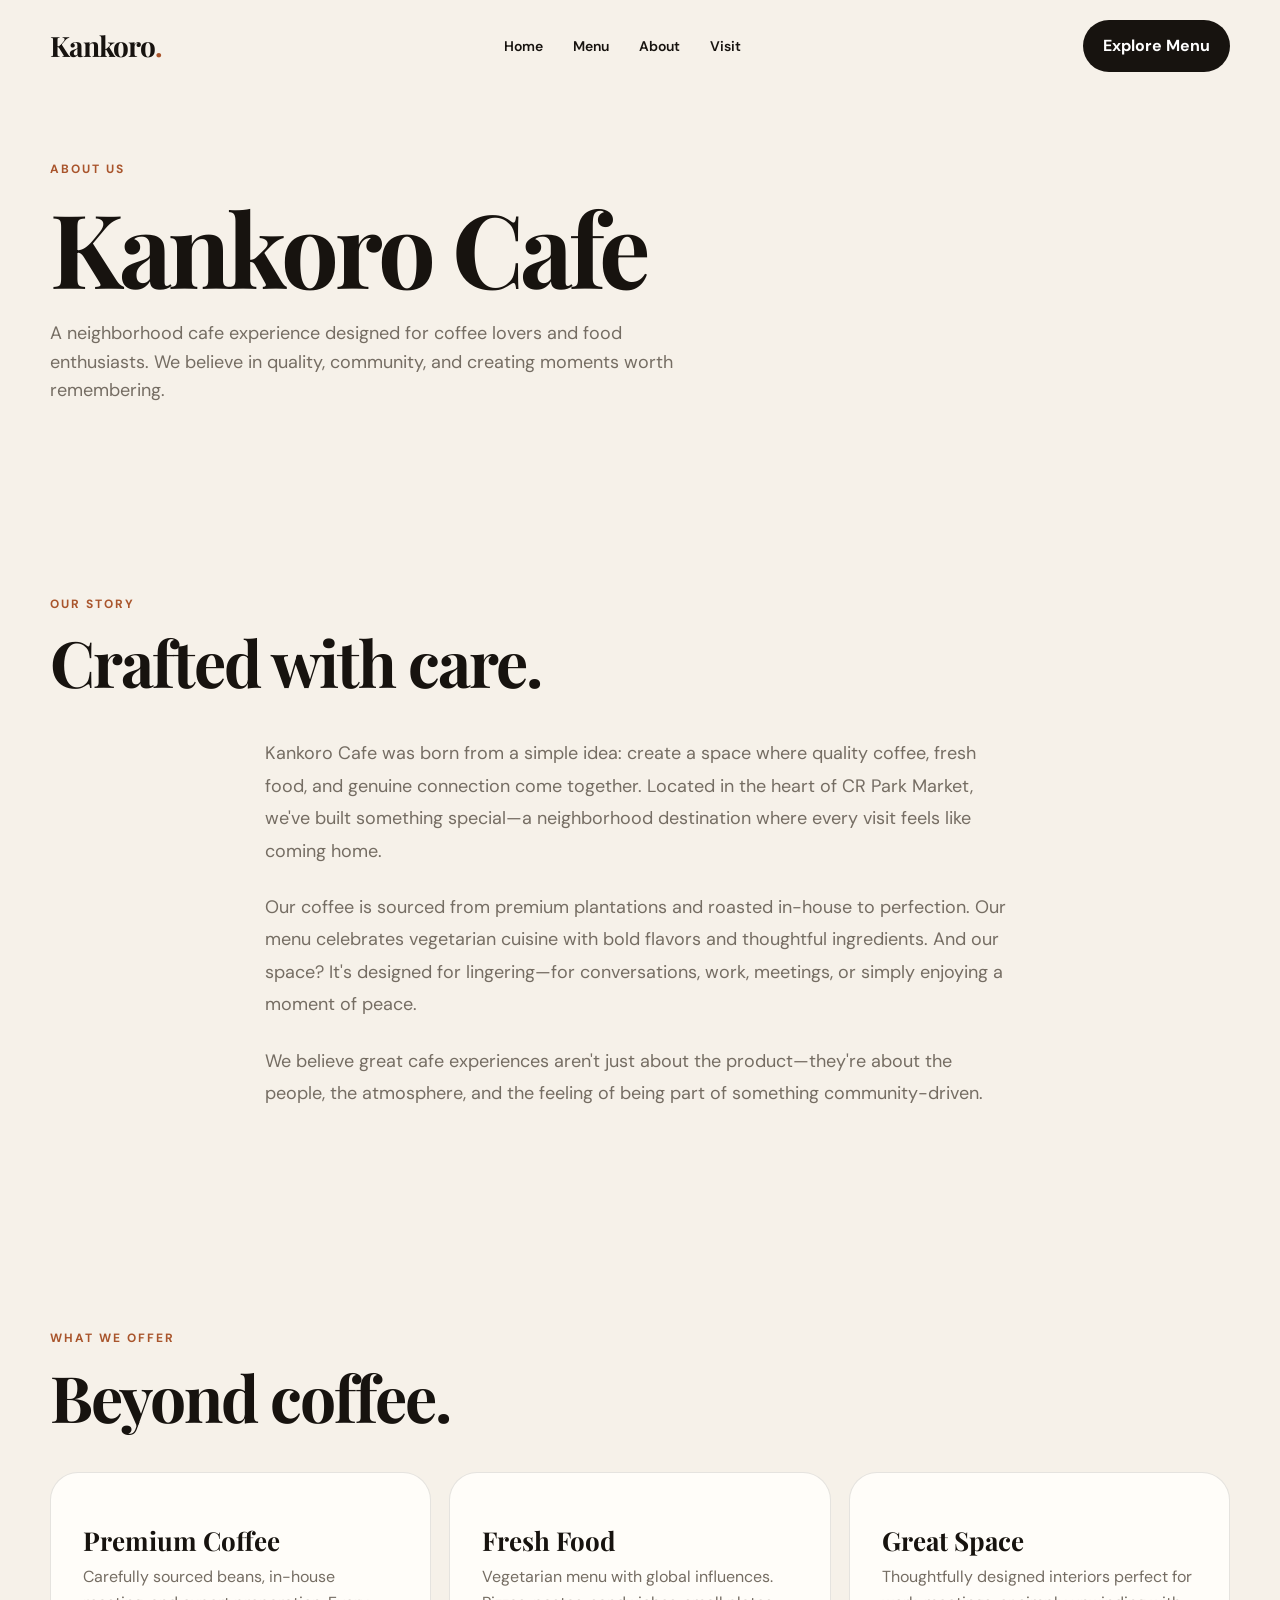
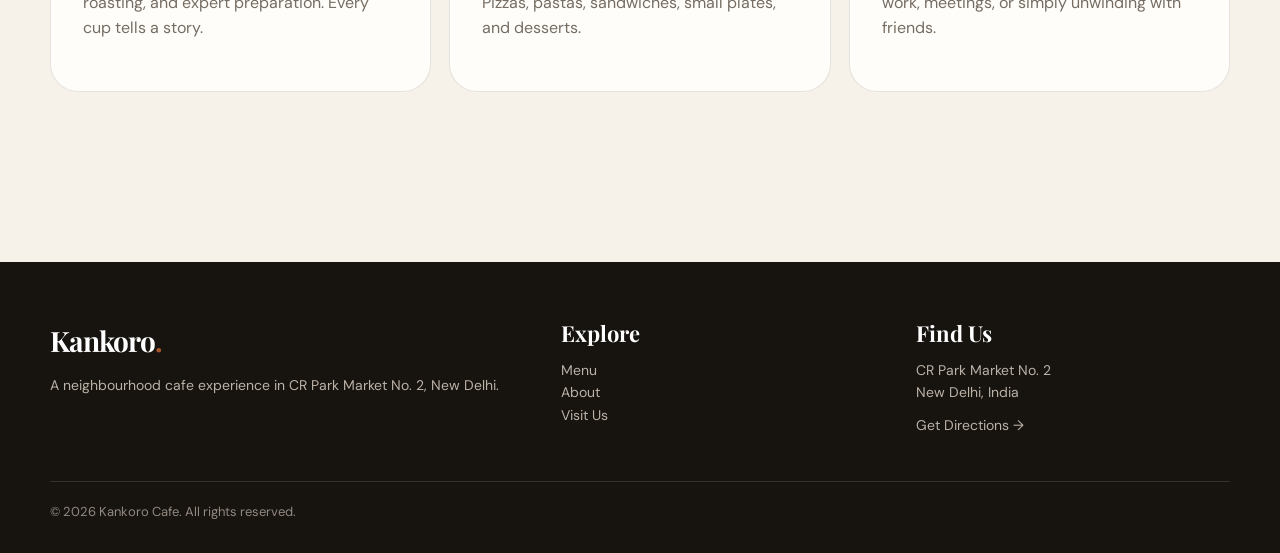
<file: about.html>
<!DOCTYPE html><html lang="en"><head><meta charset="UTF-8"><meta name="viewport" content="width=device-width,initial-scale=1"><link rel="stylesheet" href="css/style.css"><meta name="theme-color" content="#17130f"><title>About | Kankoro Cafe</title><meta name="description" content="Learn about Kankoro Cafe - A neighbourhood cafe experience in CR Park Market No. 2, New Delhi."></head><body><nav class="navbar"><div class="container nav-inner"><a class="logo" href="index.html">Kankoro<span>.</span></a><button class="menu-toggle" aria-label="Open menu">☰</button><ul class="nav-links"><li><a href="index.html">Home</a></li><li><a href="menu.html">Menu</a></li><li><a href="about.html">About</a></li><li><a href="contact.html">Visit</a></li></ul><a class="nav-cta" href="menu.html">Explore Menu</a></div></nav><main><section class="page-hero"><div class="container"><div class="kicker">About us</div><h1>Kankoro Cafe</h1><p>A neighborhood cafe experience designed for coffee lovers and food enthusiasts. We believe in quality, community, and creating moments worth remembering.</p></div></section><section class="section"><div class="container"><div class="section-head"><div><div class="kicker">Our Story</div><h2>Crafted with care.</h2></div></div><div style="max-width: 750px; margin: 0 auto;"><p style="font-size: 18px; color: var(--muted); line-height: 1.8; margin-bottom: 24px;">Kankoro Cafe was born from a simple idea: create a space where quality coffee, fresh food, and genuine connection come together. Located in the heart of CR Park Market, we've built something special—a neighborhood destination where every visit feels like coming home.</p><p style="font-size: 18px; color: var(--muted); line-height: 1.8; margin-bottom: 24px;">Our coffee is sourced from premium plantations and roasted in-house to perfection. Our menu celebrates vegetarian cuisine with bold flavors and thoughtful ingredients. And our space? It's designed for lingering—for conversations, work, meetings, or simply enjoying a moment of peace.</p><p style="font-size: 18px; color: var(--muted); line-height: 1.8;">We believe great cafe experiences aren't just about the product—they're about the people, the atmosphere, and the feeling of being part of something community-driven.</p></div></div></section><section class="section"><div class="container"><div class="section-head"><div><div class="kicker">What we offer</div><h2>Beyond coffee.</h2></div></div><div class="features"><div class="feature reveal"><h3>Premium Coffee</h3><p>Carefully sourced beans, in-house roasting, and expert preparation. Every cup tells a story.</p></div><div class="feature reveal"><h3>Fresh Food</h3><p>Vegetarian menu with global influences. Pizzas, pastas, sandwiches, small plates, and desserts.</p></div><div class="feature reveal"><h3>Great Space</h3><p>Thoughtfully designed interiors perfect for work, meetings, or simply unwinding with friends.</p></div></div></div></section></main><footer><div class="container"><div class="footer-grid"><div><div class="logo">Kankoro<span>.</span></div><p style="margin-top:15px">A neighbourhood cafe experience in CR Park Market No. 2, New Delhi.</p></div><div><h3>Explore</h3><p><a href="menu.html">Menu</a></p><p><a href="about.html">About</a></p><p><a href="contact.html">Visit Us</a></p></div><div><h3>Find Us</h3><p>CR Park Market No. 2<br>New Delhi, India</p><p style="margin-top:10px"><a href="https://www.google.com/maps/search/?api=1&query=CR+Park+Market+No+2+New+Delhi" target="_blank">Get Directions →</a></p></div></div><div class="footer-bottom">© <span id="year"></span> Kankoro Cafe. All rights reserved.</div></div></footer><script src="js/main.js"></script><script>document.getElementById("year").textContent=new Date().getFullYear()</script></body></html>
</file>
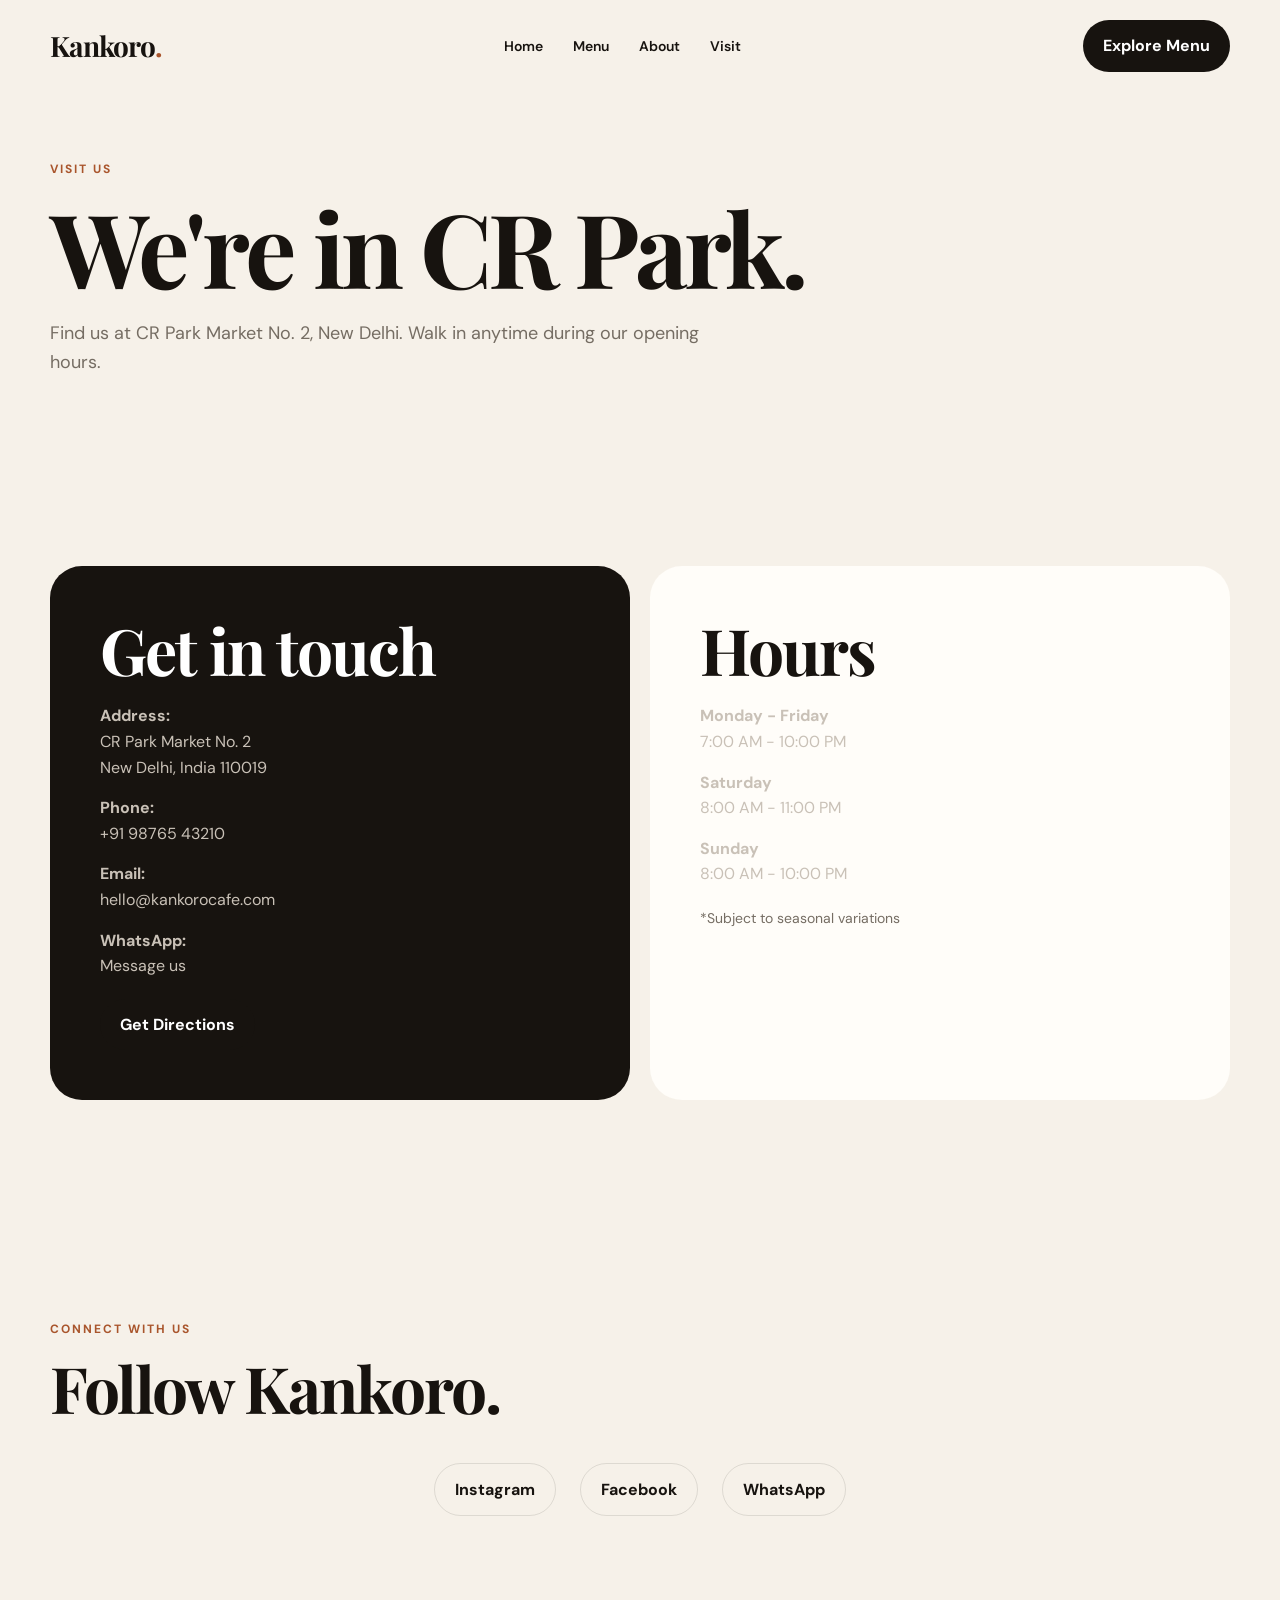
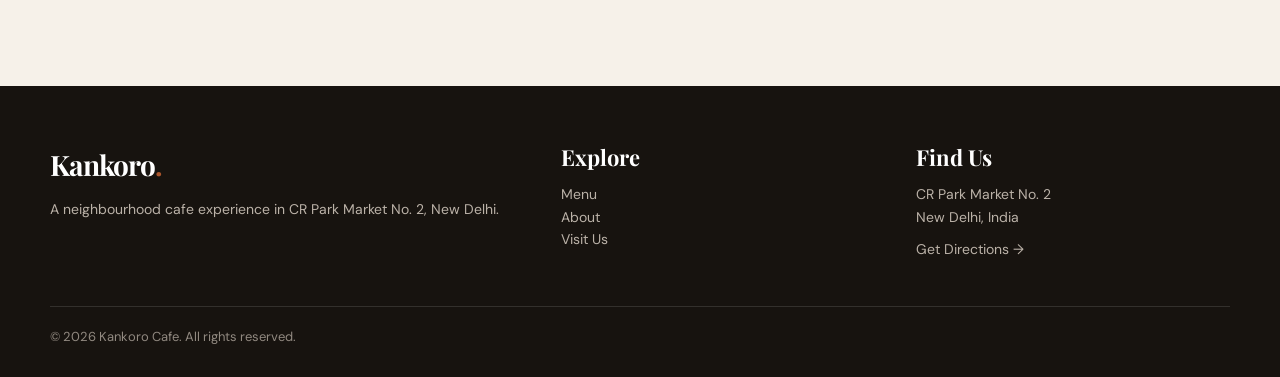
<file: contact.html>
<!DOCTYPE html><html lang="en"><head><meta charset="UTF-8"><meta name="viewport" content="width=device-width,initial-scale=1"><link rel="stylesheet" href="css/style.css"><meta name="theme-color" content="#17130f"><title>Visit | Kankoro Cafe</title><meta name="description" content="Visit Kankoro Cafe at CR Park Market No. 2, New Delhi. Opening hours, contact info, and directions."></head><body><nav class="navbar"><div class="container nav-inner"><a class="logo" href="index.html">Kankoro<span>.</span></a><button class="menu-toggle" aria-label="Open menu">☰</button><ul class="nav-links"><li><a href="index.html">Home</a></li><li><a href="menu.html">Menu</a></li><li><a href="about.html">About</a></li><li><a href="contact.html">Visit</a></li></ul><a class="nav-cta" href="menu.html">Explore Menu</a></div></nav><main><section class="page-hero"><div class="container"><div class="kicker">Visit us</div><h1>We're in CR Park.</h1><p>Find us at CR Park Market No. 2, New Delhi. Walk in anytime during our opening hours.</p></div></section><section class="section"><div class="container"><div class="location"><div class="location-card"><h2>Get in touch</h2><p style="margin-top: 20px; margin-bottom: 15px;"><strong>Address:</strong><br>CR Park Market No. 2<br>New Delhi, India 110019</p><p style="margin-bottom: 15px;"><strong>Phone:</strong><br><a href="tel:+919876543210">+91 98765 43210</a></p><p style="margin-bottom: 15px;"><strong>Email:</strong><br><a href="mailto:hello@kankorocafe.com">hello@kankorocafe.com</a></p><p style="margin-bottom: 20px;"><strong>WhatsApp:</strong><br><a href="https://wa.me/919876543210" target="_blank">Message us</a></p><a class="btn" href="https://www.google.com/maps/search/?api=1&query=CR+Park+Market+No+2+New+Delhi" target="_blank">Get Directions</a></div><div class="location-card" style="background: var(--paper); color: var(--ink);"><h2>Hours</h2><p style="margin-top: 20px; margin-bottom: 10px;"><strong>Monday - Friday</strong><br>7:00 AM - 10:00 PM</p><p style="margin-bottom: 10px;"><strong>Saturday</strong><br>8:00 AM - 11:00 PM</p><p style="margin-bottom: 20px;"><strong>Sunday</strong><br>8:00 AM - 10:00 PM</p><p style="color: var(--muted); font-size: 14px;">*Subject to seasonal variations</p></div></div></div></section><section class="section"><div class="container"><div class="section-head"><div><div class="kicker">Connect with us</div><h2>Follow Kankoro.</h2></div></div><div style="text-align: center; display: flex; gap: 24px; justify-content: center; flex-wrap: wrap; margin-top: 40px;"><a href="https://www.instagram.com" target="_blank" class="btn light">Instagram</a><a href="https://www.facebook.com" target="_blank" class="btn light">Facebook</a><a href="https://wa.me/919876543210" target="_blank" class="btn light">WhatsApp</a></div></div></section></main><footer><div class="container"><div class="footer-grid"><div><div class="logo">Kankoro<span>.</span></div><p style="margin-top:15px">A neighbourhood cafe experience in CR Park Market No. 2, New Delhi.</p></div><div><h3>Explore</h3><p><a href="menu.html">Menu</a></p><p><a href="about.html">About</a></p><p><a href="contact.html">Visit Us</a></p></div><div><h3>Find Us</h3><p>CR Park Market No. 2<br>New Delhi, India</p><p style="margin-top:10px"><a href="https://www.google.com/maps/search/?api=1&query=CR+Park+Market+No+2+New+Delhi" target="_blank">Get Directions →</a></p></div></div><div class="footer-bottom">© <span id="year"></span> Kankoro Cafe. All rights reserved.</div></div></footer><script src="js/main.js"></script><script>document.getElementById("year").textContent=new Date().getFullYear()</script></body></html>
</file>
<file: css/style.css>
@import url('https://fonts.googleapis.com/css2?family=DM+Sans:wght@400;500;600;700&family=Playfair+Display:wght@500;600;700&display=swap');

:root{
  --bg:#f6f1e9; --paper:#fffdf9; --ink:#17130f; --muted:#756d63;
  --accent:#a9552c; --accent2:#d39a69; --line:rgba(23,19,15,.11);
  --radius:28px; --shadow:0 24px 70px rgba(30,20,10,.10);
}
*{box-sizing:border-box;margin:0;padding:0}
html{scroll-behavior:smooth}
body{font-family:"DM Sans",sans-serif;background:var(--bg);color:var(--ink);line-height:1.6}
a{text-decoration:none;color:inherit}
img{display:block;width:100%;height:100%;object-fit:cover}
.container{width:min(1180px,calc(100% - 40px));margin:auto}
.navbar{position:fixed;z-index:50;top:0;left:0;width:100%;padding:20px 0;transition:.3s}
.navbar.scrolled{background:rgba(255,253,249,.88);backdrop-filter:blur(18px);box-shadow:0 8px 30px rgba(0,0,0,.06)}
.nav-inner{display:flex;align-items:center;justify-content:space-between}
.logo{font:700 28px "Playfair Display",serif;letter-spacing:-1px}
.logo span{color:var(--accent)}
.nav-links{display:flex;gap:30px;align-items:center;list-style:none;font-size:14px;font-weight:600}
.nav-links a:hover{color:var(--accent)}
.nav-cta,.btn{display:inline-flex;align-items:center;justify-content:center;border:0;cursor:pointer;border-radius:999px;padding:13px 20px;background:var(--ink);color:white;font-weight:700;transition:.25s}
.nav-cta:hover,.btn:hover{background:var(--accent);transform:translateY(-2px)}
.menu-toggle{display:none;background:none;border:0;font-size:27px;cursor:pointer}
.hero{min-height:100vh;padding:150px 0 90px;display:grid;align-items:center}
.hero-grid{display:grid;grid-template-columns:.9fr 1.1fr;gap:70px;align-items:center}
.eyebrow{display:inline-flex;gap:8px;align-items:center;background:rgba(169,85,44,.10);color:var(--accent);padding:8px 13px;border-radius:999px;font-size:12px;font-weight:700;letter-spacing:1px;text-transform:uppercase;margin-bottom:22px}
.eyebrow:before{content:"";width:7px;height:7px;border-radius:50%;background:#4e9c5b}
h1,h2,h3{font-family:"Playfair Display",serif;line-height:1.05}
h1{font-size:clamp(58px,8vw,104px);letter-spacing:-4px}
h2{font-size:clamp(40px,5vw,66px);letter-spacing:-2px}
.hero-copy p{max-width:530px;margin:25px 0;color:var(--muted);font-size:18px}
.hero-actions{display:flex;gap:12px;flex-wrap:wrap}
.btn.light{background:transparent;color:var(--ink);border:1px solid var(--line)}
.btn.light:hover{background:var(--paper)}
.hero-image{height:650px;border-radius:36px;overflow:hidden;box-shadow:var(--shadow);position:relative}
.hero-image:after{content:"";position:absolute;inset:0;background:linear-gradient(180deg,transparent 55%,rgba(0,0,0,.35))}
.hero-note{position:absolute;z-index:2;bottom:24px;left:24px;color:white;font-size:13px}
.section{padding:110px 0}
.section-head{display:flex;align-items:end;justify-content:space-between;gap:30px;margin-bottom:42px}
.section-head p{max-width:460px;color:var(--muted)}
.kicker{color:var(--accent);font-size:12px;font-weight:700;letter-spacing:2px;text-transform:uppercase;margin-bottom:14px}
.features{display:grid;grid-template-columns:repeat(3,1fr);gap:18px}
.feature{background:var(--paper);border:1px solid var(--line);border-radius:var(--radius);padding:32px;min-height:220px}
.feature-number{font:600 42px "Playfair Display",serif;color:var(--accent)}
.feature h3{font-size:26px;margin:22px 0 10px}.feature p{color:var(--muted)}
.menu-tabs{display:flex;gap:8px;overflow:auto;padding-bottom:10px;margin-bottom:28px}
.menu-tab{white-space:nowrap;border:1px solid var(--line);background:transparent;border-radius:999px;padding:10px 16px;cursor:pointer;font-weight:600}
.menu-tab.active,.menu-tab:hover{background:var(--ink);color:white}
.dish-grid{display:grid;grid-template-columns:repeat(3,1fr);gap:20px}
.dish-card{background:var(--paper);border:1px solid var(--line);border-radius:24px;overflow:hidden;transition:.3s;position:relative}
.dish-card:hover{transform:translateY(-6px);box-shadow:var(--shadow)}
.dish-image{height:290px;overflow:hidden}.dish-image img{transition:.5s}.dish-card:hover .dish-image img{transform:scale(1.05)}
.dish-info{padding:22px}.dish-meta{display:flex;justify-content:space-between;gap:12px}.dish-info h3{font-size:25px}.price{font-weight:700;color:var(--accent)}
.dish-info p{color:var(--muted);font-size:14px;margin:10px 0 17px}
.text-link{font-weight:700;font-size:13px;color:var(--accent)}
.page-hero{padding:160px 0 80px}.page-hero p{max-width:650px;color:var(--muted);margin-top:18px;font-size:18px}
.dish-page{padding:145px 0 90px}.back{display:inline-flex;margin-bottom:28px;font-size:14px;font-weight:700;color:var(--muted)}
.dish-detail{display:grid;grid-template-columns:1.05fr .95fr;gap:60px;align-items:start}
.dish-large{height:650px;border-radius:32px;overflow:hidden;box-shadow:var(--shadow)}
.dish-content{padding-top:20px}.dish-tag{color:var(--accent);font-weight:700;text-transform:uppercase;font-size:12px;letter-spacing:2px}
.dish-content h1{font-size:clamp(48px,6vw,78px);letter-spacing:-3px;margin:14px 0}
.dish-price{font-size:22px;font-weight:700;margin-bottom:20px}
.dish-description{font-size:18px;color:var(--muted);max-width:550px;margin-bottom:30px}
.panel{background:var(--paper);border:1px solid var(--line);border-radius:20px;margin-top:16px;overflow:hidden}
.panel button{width:100%;border:0;background:none;text-align:left;padding:19px 20px;display:flex;justify-content:space-between;font-weight:700;cursor:pointer}
.panel-content{display:none;padding:0 20px 20px;color:var(--muted)}.panel.open .panel-content{display:block}
.related{margin-top:70px}.location{display:grid;grid-template-columns:1fr 1fr;gap:20px}
.location-card{background:var(--ink);color:white;border-radius:32px;padding:50px;min-height:360px}
.location-card p{color:#c9c1b7;margin:15px 0 25px}.location-map{border-radius:32px;overflow:hidden;min-height:360px;background:#ded6ca;display:grid;place-items:center;color:var(--muted);text-align:center;padding:30px}
footer{background:var(--ink);color:white;padding:60px 0 30px;margin-top:60px}
.footer-grid{display:grid;grid-template-columns:1.5fr 1fr 1fr;gap:40px}
footer p,footer a{color:#bbb2a8;font-size:14px}footer h3{font-size:22px;margin-bottom:14px}
.footer-bottom{border-top:1px solid rgba(255,255,255,.12);margin-top:45px;padding-top:20px;font-size:13px;color:#918980}
.reveal{opacity:0;transform:translateY(20px);transition:.7s}.reveal.visible{opacity:1;transform:none}
.lightbox{position:fixed;inset:0;background:rgba(0,0,0,.85);z-index:100;display:none;padding:30px;align-items:center;justify-content:center}.lightbox.open{display:flex}.lightbox img{max-width:900px;max-height:85vh;border-radius:20px}.lightbox-close{position:absolute;right:25px;top:18px;color:white;background:none;border:0;font-size:35px;cursor:pointer}

::-webkit-scrollbar{width:10px}
::-webkit-scrollbar-track{background:var(--bg)}
::-webkit-scrollbar-thumb{background:var(--muted);border-radius:5px}
::-webkit-scrollbar-thumb:hover{background:var(--accent)}

a:focus-visible, button:focus-visible{outline:2px solid var(--accent);outline-offset:2px}

@media(max-width:850px){
  .nav-links{display:none;position:absolute;top:75px;left:20px;right:20px;background:var(--paper);padding:20px;border-radius:20px;box-shadow:var(--shadow);flex-direction:column;align-items:flex-start}.nav-links.open{display:flex}.menu-toggle{display:block}
  .nav-cta{display:none}.hero-grid,.dish-detail,.location{grid-template-columns:1fr}.hero{padding-top:125px}.hero-image{height:500px}.features,.dish-grid{grid-template-columns:1fr 1fr}.footer-grid{grid-template-columns:1fr 1fr}
}
@media(max-width:560px){
  .container{width:min(100% - 28px,1180px)}.section{padding:75px 0}.hero{padding:115px 0 60px}.hero-image{height:420px;border-radius:25px}h1{letter-spacing:-2px}.section-head{display:block}.features,.dish-grid,.footer-grid{grid-template-columns:1fr}.dish-image{height:260px}.dish-large{height:430px;border-radius:25px}.location-card,.location-map{padding:30px;border-radius:25px}.page-hero{padding:130px 0 60px}
}

@media print{.navbar,footer,.menu-toggle{display:none}}

@media(prefers-reduced-motion:reduce){*{animation-duration:.01ms !important;animation-iteration-count:1 !important;transition-duration:.01ms !important}}

@media(prefers-color-scheme:dark){:root{--bg:#1a1612;--paper:#2a2520;--ink:#f6f1e9;--muted:#a89d92}}
</file>
